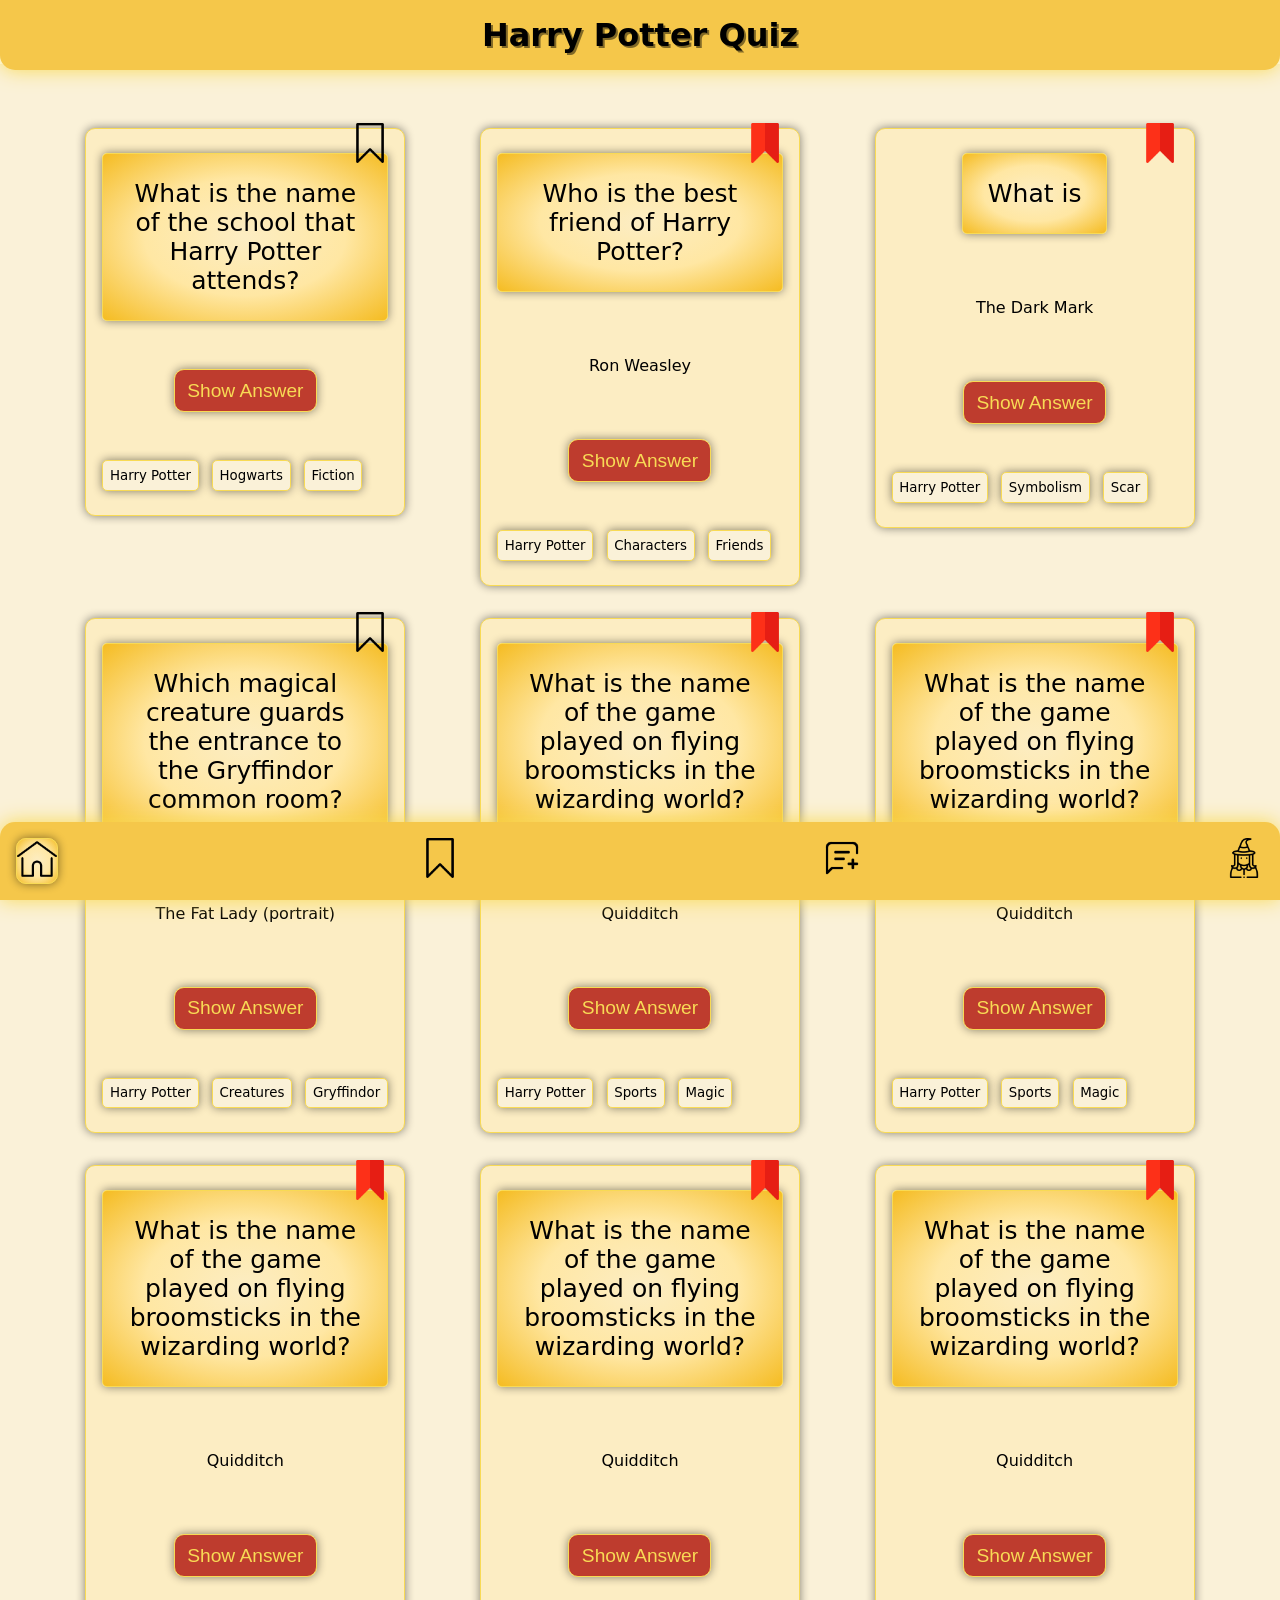
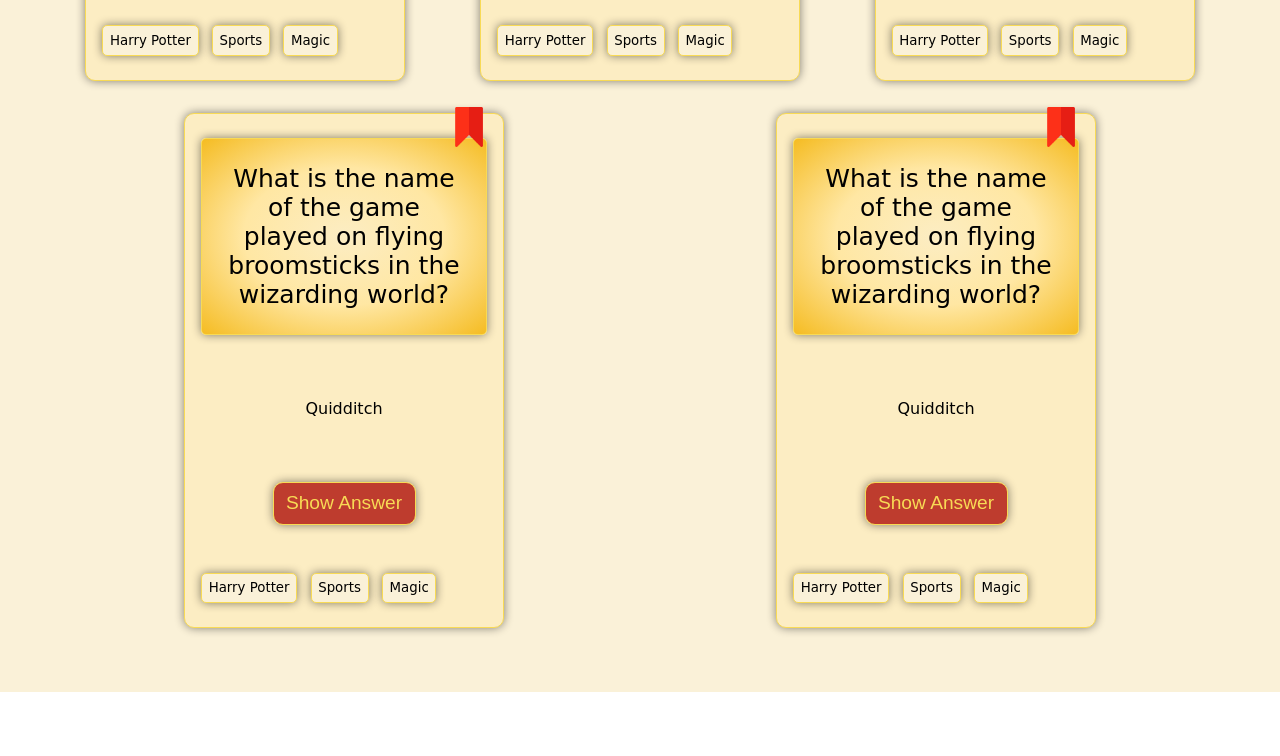
<file: index.html>
<!doctype html>
<html lang="en">
  <head>
    <meta charset="UTF-8" />
    <meta name="viewport" content="width=device-width, initial-scale=1.0" />
    <link rel="stylesheet" href="./css/styles.css" />
    <link rel="icon" href="./pics/witch.png" type="image/jpg" />
    <script src="js/index.js" defer></script>
    <title>My Harry Potter Quiz</title>
  </head>
  <body>
    <header class="my-header">
      <h1 class="my-header__title">Harry Potter Quiz</h1>
    </header>
    <main class="my-main">
      <section class="card">
        <!--Button: Bookmark-->
        <button class="card__bookmark" data-js="bookmark">
          <img
            src="./pics/bookmark-fav.png"
            alt="Bookmark"
            aria-describedby="Bookmark Symbol: unchecked"
            height="40vh"
            width="40vh"
            data-js="bookmarkIcon"
          />
        </button>

        <!--Question-->
        <p class="card__question">
          What is the name of the school that Harry Potter attends?
        </p>

        <!--Answer (hidden option)-->
        <p
          class="card__answer card__answer--hide"
          aria-describedby="Answer"
          data-js="answer"
        >
          Hogwarts School of Witchcraft and Wizardry
        </p>

        <!--Button: Show Answer / Hide Answer-->
        <button class="card__show-answer" type="button" data-js="answerbutton">
          Show Answer
        </button>
        <!--categories as tags-->

        <div class="card__tags" aria-describedby="Tags regarding the question">
          <p class="card__tag tag--1">Harry Potter</p>
          <p class="card__tag tag--2">Hogwarts</p>
          <p class="card__tag tag--3">Fiction</p>
        </div>
      </section>

      <section class="card">
        <!--Button: Bookmark-->
        <button class="card__bookmark">
          <img
            src="./pics/bookmark-checked.png"
            alt="Bookmark"
            aria-describedby="Bookmark Symbol: unchecked"
            height="40vh"
            width="40vh"
          />
        </button>

        <!--Question-->
        <p class="card__question">Who is the best friend of Harry Potter?</p>

        <!--Answer (hidden option)-->
        <p class="card__answer">Ron Weasley</p>

        <!--Button: Show Answer / Hide Answer-->
        <button class="card__show-answer" type="button">Show Answer</button>

        <!--categories as tags-->
        <div class="card__tags">
          <p class="card__tag tag-1">Harry Potter</p>
          <p class="card__tag tag-2">Characters</p>
          <p class="card__tag tag-3">Friends</p>
        </div>
      </section>

      <section class="card">
        <!--Button: Bookmark-->
        <button class="card__bookmark">
          <img
            src="./pics/bookmark-checked.png"
            alt="Bookmark"
            aria-describedby="Bookmark Symbol: unchecked"
            height="40vh"
            width="40vh"
          />
        </button>

        <!--Question-->
        <p class="card__question">
          What is
          <!--  the name of the lightning bolt-shaped scar on Harry Potter's
          forehead? -->
        </p>

        <!--Answer (hidden option)-->
        <p class="card__answer">The Dark Mark</p>

        <!--Button: Show Answer / Hide Answer-->
        <button class="card__show-answer" type="button">Show Answer</button>

        <!--categories as tags-->
        <div class="card__tags">
          <p class="card__tag tag-1">Harry Potter</p>
          <p class="card__tag tag-2">Symbolism</p>
          <p class="card__tag tag-3">Scar</p>
        </div>
      </section>

      <section class="card">
        <!--Button: Bookmark-->
        <button class="card__bookmark">
          <img
            src="./pics/bookmark-fav.png"
            alt="Bookmark"
            aria-describedby="Bookmark Symbol: unchecked"
            height="40vh"
            width="40vh"
          />
        </button>

        <!--Question-->
        <p class="card__question">
          Which magical creature guards the entrance to the Gryffindor common
          room?
        </p>

        <!--Answer (hidden option)-->
        <p class="card__answer">The Fat Lady (portrait)</p>

        <!--Button: Show Answer / Hide Answer-->
        <button class="card__show-answer" type="button">Show Answer</button>

        <!--categories as tags-->
        <div class="card__tags">
          <p class="card__tag tag-1">Harry Potter</p>
          <p class="card__tag tag-2">Creatures</p>
          <p class="card__tag tag-3">Gryffindor</p>
        </div>
      </section>

      <section class="card">
        <!--Button: Bookmark-->
        <button class="card__bookmark">
          <img
            src="./pics/bookmark-checked.png"
            alt="Bookmark"
            aria-describedby="Bookmark Symbol: unchecked"
            height="40vh"
            width="40vh"
          />
        </button>

        <!--Question-->
        <p class="card__question">
          What is the name of the game played on flying broomsticks in the
          wizarding world?
        </p>

        <!--Answer (hidden option)-->
        <p class="card__answer">Quidditch</p>

        <!--Button: Show Answer / Hide Answer-->
        <button class="card__show-answer" type="button">Show Answer</button>

        <!--categories as tags-->
        <div class="card__tags">
          <p class="card__tag tag-1">Harry Potter</p>
          <p class="card__tag tag-2">Sports</p>
          <p class="card__tag tag-3">Magic</p>
        </div>
      </section>

      <section class="card">
        <!--Button: Bookmark-->
        <button class="card__bookmark">
          <img
            src="./pics/bookmark-checked.png"
            alt="Bookmark"
            aria-describedby="Bookmark Symbol: unchecked"
            height="40vh"
            width="40vh"
          />
        </button>

        <!--Question-->
        <p class="card__question">
          What is the name of the game played on flying broomsticks in the
          wizarding world?
        </p>

        <!--Answer (hidden option)-->
        <p class="card__answer">Quidditch</p>

        <!--Button: Show Answer / Hide Answer-->
        <button class="card__show-answer" type="button">Show Answer</button>

        <!--categories as tags-->
        <div class="card__tags">
          <p class="card__tag tag-1">Harry Potter</p>
          <p class="card__tag tag-2">Sports</p>
          <p class="card__tag tag-3">Magic</p>
        </div>
      </section>

      <section class="card">
        <!--Button: Bookmark-->
        <button class="card__bookmark">
          <img
            src="./pics/bookmark-checked.png"
            alt="Bookmark"
            aria-describedby="Bookmark Symbol: unchecked"
            height="40vh"
            width="40vh"
          />
        </button>

        <!--Question-->
        <p class="card__question">
          What is the name of the game played on flying broomsticks in the
          wizarding world?
        </p>

        <!--Answer (hidden option)-->
        <p class="card__answer">Quidditch</p>

        <!--Button: Show Answer / Hide Answer-->
        <button class="card__show-answer" type="button">Show Answer</button>

        <!--categories as tags-->
        <div class="card__tags">
          <p class="card__tag tag-1">Harry Potter</p>
          <p class="card__tag tag-2">Sports</p>
          <p class="card__tag tag-3">Magic</p>
        </div>
      </section>

      <section class="card">
        <!--Button: Bookmark-->
        <button class="card__bookmark">
          <img
            src="./pics/bookmark-checked.png"
            alt="Bookmark"
            aria-describedby="Bookmark Symbol: unchecked"
            height="40vh"
            width="40vh"
          />
        </button>

        <!--Question-->
        <p class="card__question">
          What is the name of the game played on flying broomsticks in the
          wizarding world?
        </p>

        <!--Answer (hidden option)-->
        <p class="card__answer">Quidditch</p>

        <!--Button: Show Answer / Hide Answer-->
        <button class="card__show-answer" type="button">Show Answer</button>

        <!--categories as tags-->
        <div class="card__tags">
          <p class="card__tag tag-1">Harry Potter</p>
          <p class="card__tag tag-2">Sports</p>
          <p class="card__tag tag-3">Magic</p>
        </div>
      </section>

      <section class="card">
        <!--Button: Bookmark-->
        <button class="card__bookmark">
          <img
            src="./pics/bookmark-checked.png"
            alt="Bookmark"
            aria-describedby="Bookmark Symbol: unchecked"
            height="40vh"
            width="40vh"
          />
        </button>

        <!--Question-->
        <p class="card__question">
          What is the name of the game played on flying broomsticks in the
          wizarding world?
        </p>

        <!--Answer (hidden option)-->
        <p class="card__answer">Quidditch</p>

        <!--Button: Show Answer / Hide Answer-->
        <button class="card__show-answer" type="button">Show Answer</button>

        <!--categories as tags-->
        <div class="card__tags">
          <p class="card__tag tag-1">Harry Potter</p>
          <p class="card__tag tag-2">Sports</p>
          <p class="card__tag tag-3">Magic</p>
        </div>
      </section>

      <section class="card">
        <!--Button: Bookmark-->
        <button class="card__bookmark">
          <img
            src="./pics/bookmark-checked.png"
            alt="Bookmark"
            aria-describedby="Bookmark Symbol: unchecked"
            height="40vh"
            width="40vh"
          />
        </button>

        <!--Question-->
        <p class="card__question">
          What is the name of the game played on flying broomsticks in the
          wizarding world?
        </p>

        <!--Answer (hidden option)-->
        <p class="card__answer">Quidditch</p>

        <!--Button: Show Answer / Hide Answer-->
        <button class="card__show-answer" type="button">Show Answer</button>

        <!--categories as tags-->
        <div class="card__tags">
          <p class="card__tag tag-1">Harry Potter</p>
          <p class="card__tag tag-2">Sports</p>
          <p class="card__tag tag-3">Magic</p>
        </div>
      </section>

      <section class="card">
        <!--Button: Bookmark-->
        <button class="card__bookmark">
          <img
            src="./pics/bookmark-checked.png"
            alt="Bookmark"
            aria-describedby="Bookmark Symbol: unchecked"
            height="40vh"
            width="40vh"
          />
        </button>

        <!--Question-->
        <p class="card__question">
          What is the name of the game played on flying broomsticks in the
          wizarding world?
        </p>

        <!--Answer (hidden option)-->
        <p class="card__answer">Quidditch</p>

        <!--Button: Show Answer / Hide Answer-->
        <button class="card__show-answer" type="button">Show Answer</button>

        <!--categories as tags-->
        <div class="card__tags">
          <p class="card__tag tag-1">Harry Potter</p>
          <p class="card__tag tag-2">Sports</p>
          <p class="card__tag tag-3">Magic</p>
        </div>
      </section>
    </main>
    <footer>
      <nav class="navbar">
        <!-- <a class="navbar__icon" href="#home"><img src="./pics/home.png" /></a>
        <a class="navbar__icon" href="#bookmark">bookmark</a>
        <a class="navbar__icon" href="#profile">profile</a> -->
        <ul class="navbar__list">
          <li class="navbar__item navbar__item--active">
            <a href="index.html" class="navbar__icon">
              <img
                src="./pics/home.png"
                alt="Home Icon"
                width="40vd"
                aria-describedby="Navigation to Homepage"
              />
            </a>
          </li>
          <li class="navbar__item">
            <a href="bookmark.html" class="navbar__icon">
              <img
                src="./pics/bookmark-fav.png"
                alt="Bookmark Icon"
                width="40vd"
                aria-describedby="Navigation to Bookmark page"
              />
            </a>
          </li>
          <li class="navbar__item">
            <a href="form.html" class="navbar__icon">
              <img
                src="./pics/add-question.png"
                alt="Create new card Icon"
                width="40vd"
                aria-describedby="Navigation to page for Creating new cards"
              />
            </a>
          </li>
          <li class="navbar__item">
            <a href="profile.html" class="navbar__icon">
              <img
                src="./pics/witch.png"
                alt="Profile Icon"
                width="40vd"
                aria-describedby="Navigation to Profile page"
              />
            </a>
          </li>
        </ul>
      </nav>
    </footer>
  </body>
</html>
</file>
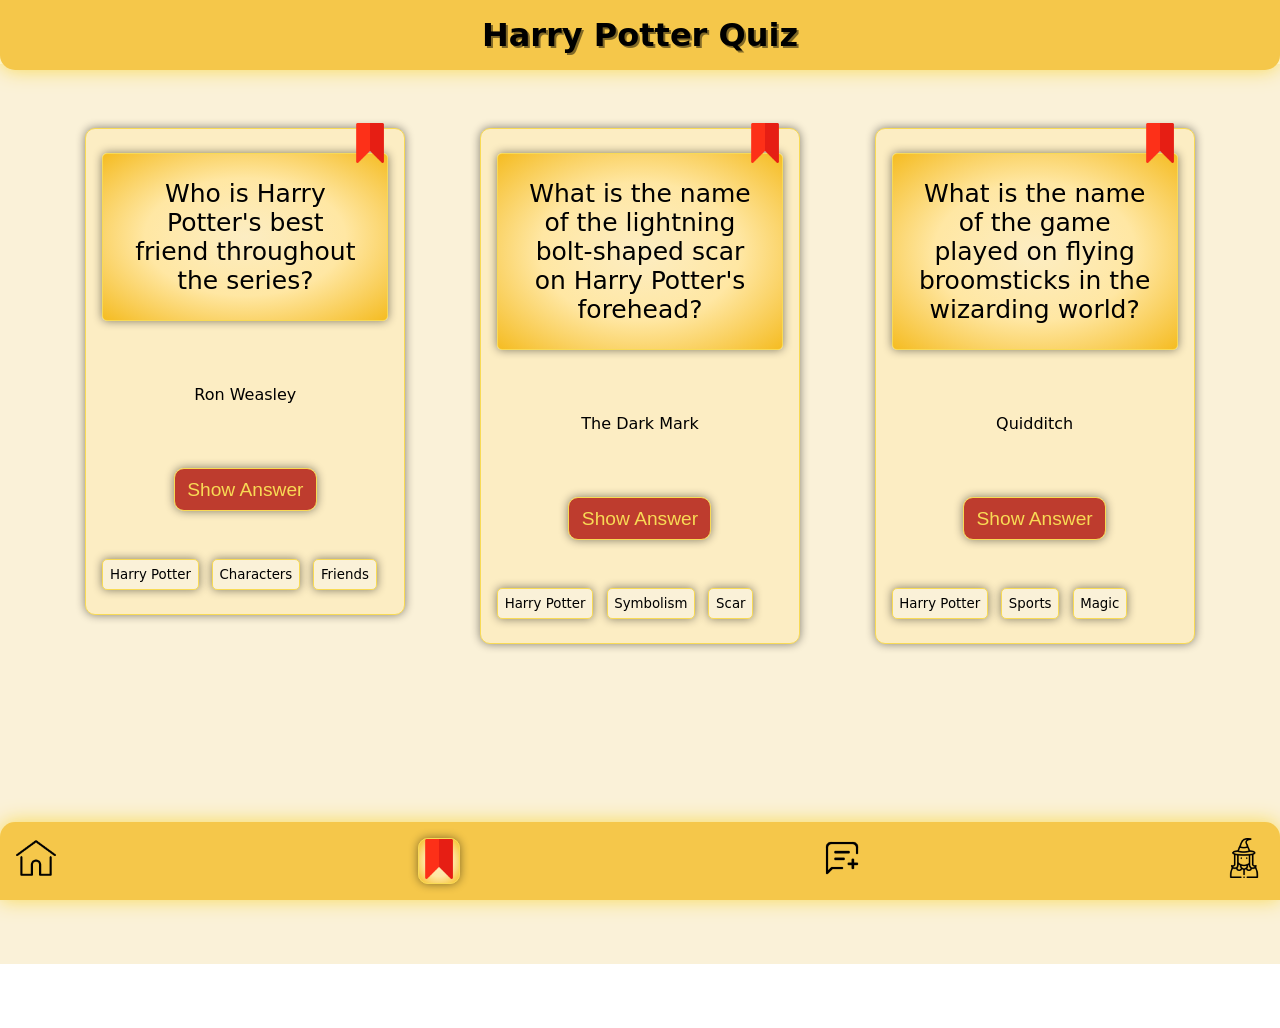
<file: bookmark.html>
<!doctype html>
<html lang="en">
  <head>
    <meta charset="UTF-8" />
    <meta name="viewport" content="width=device-width, initial-scale=1.0" />
    <link rel="stylesheet" href="./css/styles.css" />
    <link rel="icon" href="./pics/witch.png" type="image/jpg" />
    <title>Bookmark</title>
  </head>
  <body>
    <header class="my-header">
      <h1 class="my-header__title">Harry Potter Quiz</h1>
    </header>
    <main class="my-main my-main-bookmark">
      <section class="card">
        <!--Button: Bookmark-->
        <button class="card__bookmark">
          <img
            src="./pics/bookmark-checked.png"
            alt="Bookmark"
            aria-describedby="Bookmark Symbol: unchecked"
            height="40vh"
            width="40vh"
          />
        </button>
        <p class="card__question">
          Who is Harry Potter's best friend throughout the series?
        </p>

        <!--Answer (hidden option)-->
        <p class="card__answer">Ron Weasley</p>

        <!--Button: Show Answer / Hide Answer-->
        <button class="card__show-answer" type="button">Show Answer</button>

        <!--categories as tags-->
        <div class="card__tags">
          <p class="card__tag tag-1">Harry Potter</p>
          <p class="card__tag tag-2">Characters</p>
          <p class="card__tag tag-3">Friends</p>
        </div>
      </section>

      <section class="card">
        <!--Button: Bookmark-->
        <button class="card__bookmark">
          <img
            src="./pics/bookmark-checked.png"
            alt="Bookmark"
            aria-describedby="Bookmark Symbol: unchecked"
            height="40vh"
            width="40vh"
          />
        </button>
        <p class="card__question">
          What is the name of the lightning bolt-shaped scar on Harry Potter's
          forehead?
        </p>

        <!--Answer (hidden option)-->
        <p class="card__answer">The Dark Mark</p>

        <!--Button: Show Answer / Hide Answer-->
        <button class="card__show-answer" type="button">Show Answer</button>

        <!--categories as tags-->
        <div class="card__tags">
          <p class="card__tag tag-1">Harry Potter</p>
          <p class="card__tag tag-2">Symbolism</p>
          <p class="card__tag tag-3">Scar</p>
        </div>
      </section>

      <section class="card">
        <!--Button: Bookmark-->
        <button class="card__bookmark">
          <img
            src="./pics/bookmark-checked.png"
            alt="Bookmark"
            aria-describedby="Bookmark Symbol: unchecked"
            height="40vh"
            width="40vh"
          />
        </button>

        <!--Question-->
        <p class="card__question">
          What is the name of the game played on flying broomsticks in the
          wizarding world?
        </p>

        <!--Answer (hidden option)-->
        <p class="card__answer">Quidditch</p>

        <!--Button: Show Answer / Hide Answer-->
        <button class="card__show-answer" type="button">Show Answer</button>

        <!--categories as tags-->
        <div class="card__tags">
          <p class="card__tag tag-1">Harry Potter</p>
          <p class="card__tag tag-2">Sports</p>
          <p class="card__tag tag-3">Magic</p>
        </div>
      </section>
    </main>
  </body>
  <footer>
    <nav class="navbar">
      <!-- <a class="navbar__icon" href="#home"><img src="./pics/home.png" /></a>
        <a class="navbar__icon" href="#bookmark">bookmark</a>
        <a class="navbar__icon" href="#profile">profile</a> -->
      <ul class="navbar__list">
        <li class="navbar__item">
          <a href="index.html" class="navbar__icon">
            <img
              src="./pics/home.png"
              alt="Home Icon"
              width="40vd"
              aria-describedby="Navigation to Homepage"
            />
          </a>
        </li>
        <li class="navbar__item navbar__item--active">
          <a href="bookmark.html" class="navbar__icon">
            <img
              src="./pics/bookmark-checked.png"
              alt="Bookmark Icon"
              width="40vd"
              aria-describedby="Navigation to Bookmark page"
            />
          </a>
        </li>
        <li class="navbar__item">
          <a href="form.html" class="navbar__icon">
            <img
              src="./pics/add-question.png"
              alt="Create new card Icon"
              width="40vd"
              aria-describedby="Navigation to page for Creating new cards"
            />
          </a>
        </li>
        <li class="navbar__item">
          <a href="profile.html" class="navbar__icon">
            <img
              src="./pics/witch.png"
              alt="Profile Icon"
              width="40vd"
              aria-describedby="Navigation to Profile page"
            />
          </a>
        </li>
      </ul>
    </nav>
  </footer>
</html>
</file>
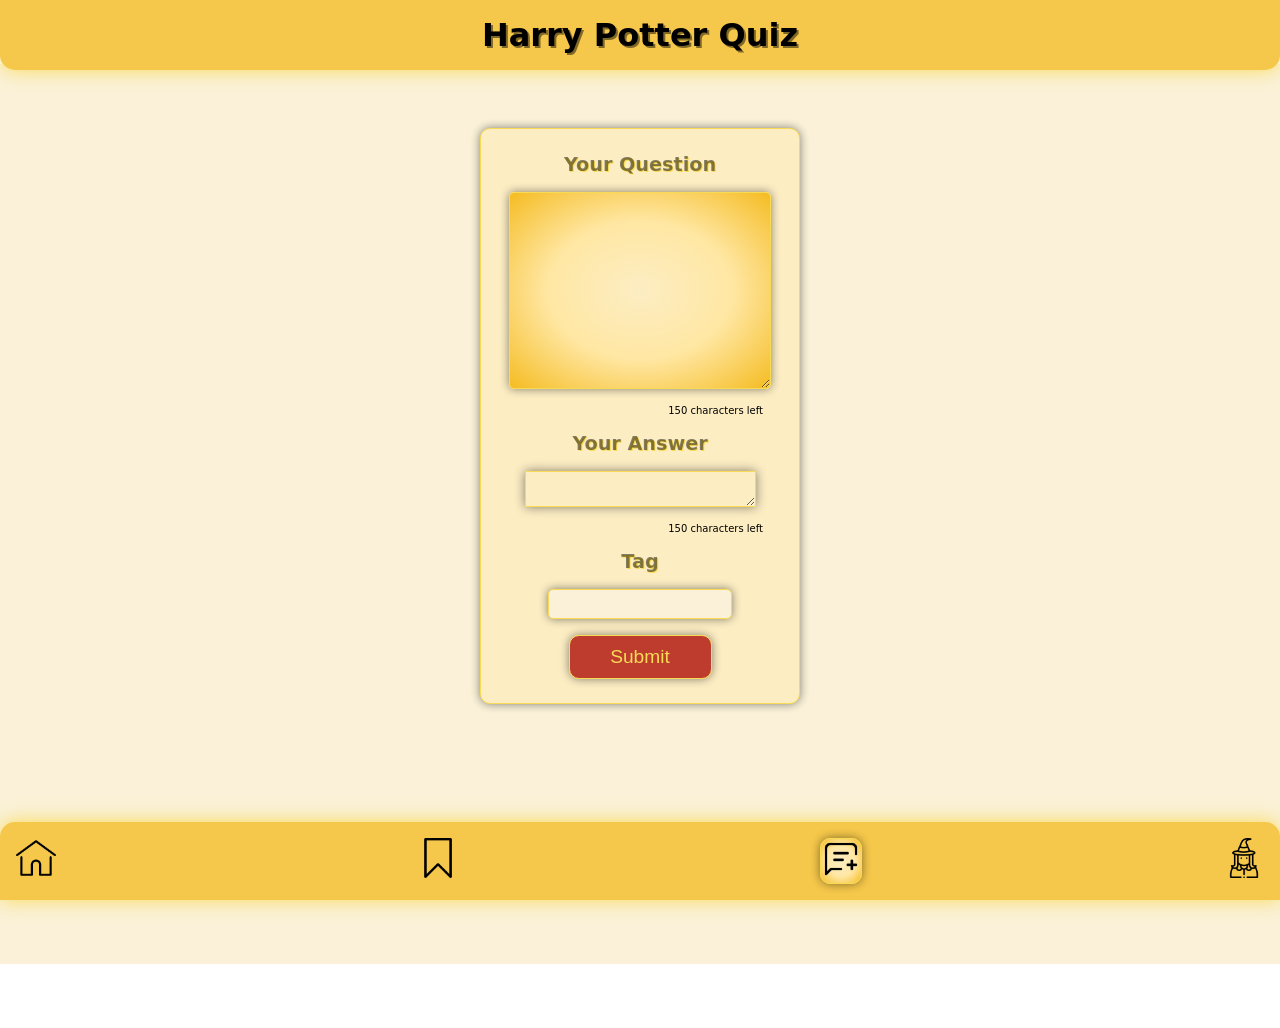
<file: form.html>
<!doctype html>
<html lang="en">
  <head>
    <meta charset="UTF-8" />
    <meta name="viewport" content="width=device-width, initial-scale=1.0" />
    <link rel="stylesheet" href="./css/styles.css" />
    <link rel="icon" href="./pics/witch.png" type="image/jpg" />
    <script src="js/form.js" defer></script>
    <title>Add new Question</title>
  </head>
  <body>
    <header class="my-header">
      <h1 class="my-header__title">Harry Potter Quiz</h1>
    </header>
    <main class="my-main" data-js="main">
      <form class="card new-card" data-js="form">
        <label for="question" class="new-card-header">Your Question</label>
        <textarea
          data-js="question"
          id="question"
          name="question"
          class="form-text card__question"
          maxlength="150"
          rows="5"
          cols="15"
        ></textarea>
        <p class="remaining-character">
          <span data-js="rem-char-quest">150</span> characters left
        </p>

        <label for="answer" class="new-card-header">Your Answer</label>
        <textarea
          data-js="answer"
          id="answer"
          name="answer"
          class="form-text card__answer"
          maxlength="150"
          cols="30"
        ></textarea>
        <p class="remaining-character">
          <span data-js="rem-char-ans">150</span> characters left
        </p>

        <label for="tag" class="new-card-header">Tag</label>
        <input type="text" name="tag" id="tag" class="card__tag" />

        <button type="submit" class="card__show-answer">Submit</button>
      </form>
    </main>
  </body>
  <footer>
    <nav class="navbar">
      <!-- <a class="navbar__icon" href="#home"><img src="./pics/home.png" /></a>
        <a class="navbar__icon" href="#bookmark">bookmark</a>
        <a class="navbar__icon" href="#profile">profile</a> -->
      <ul class="navbar__list">
        <li class="navbar__item">
          <a href="index.html" class="navbar__icon">
            <img
              src="./pics/home.png"
              alt="Home Icon"
              width="40vd"
              aria-describedby="Navigation to Homepage"
            />
          </a>
        </li>
        <li class="navbar__item">
          <a href="bookmark.html" class="navbar__icon">
            <img
              src="./pics/bookmark-fav.png"
              alt="Bookmark Icon"
              width="40vd"
              aria-describedby="Navigation to Bookmark page"
            />
          </a>
        </li>
        <li class="navbar__item navbar__item--active">
          <a href="form.html" class="navbar__icon">
            <img
              src="./pics/add-question.png"
              alt="Create new card Icon"
              width="40vd"
              aria-describedby="Navigation to page for Creating new cards"
            />
          </a>
        </li>
        <li class="navbar__item">
          <a href="profile.html" class="navbar__icon">
            <img
              src="./pics/witch.png"
              alt="Profile Icon"
              width="40vd"
              aria-describedby="Navigation to Profile page"
            />
          </a>
        </li>
      </ul>
    </nav>
  </footer>
</html>
</file>
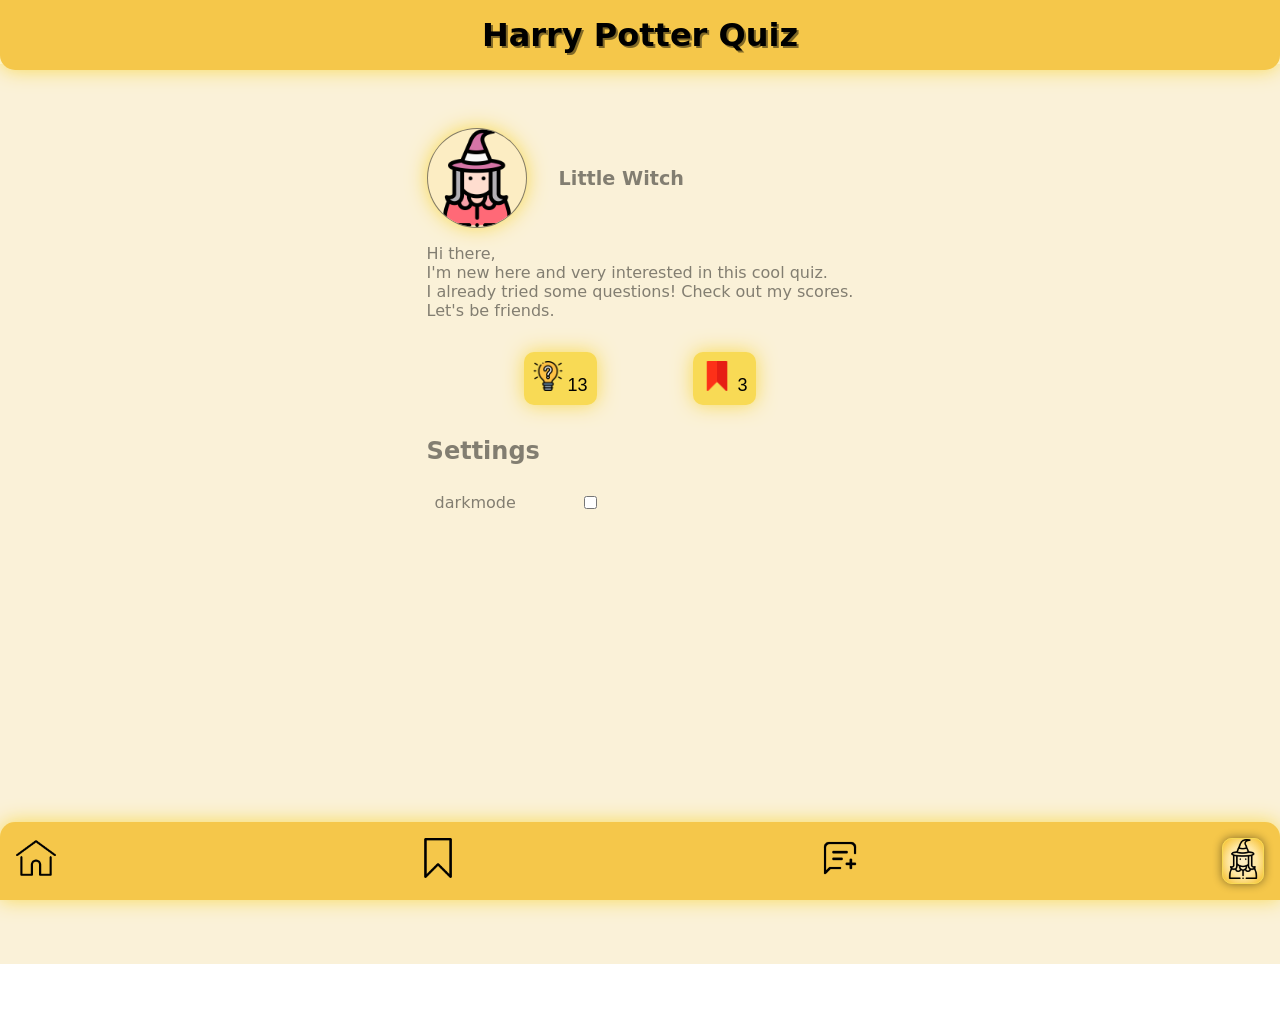
<file: profile.html>
<!doctype html>
<html lang="en">
  <head>
    <meta charset="UTF-8" />
    <meta name="viewport" content="width=device-width, initial-scale=1.0" />
    <link rel="stylesheet" href="./css/styles.css" />
    <link rel="icon" href="./pics/witch.png" type="image/jpg" />
    <script src="js/profile.js" defer></script>
    <title>Profile</title>
  </head>
  <body>
    <header class="my-header">
      <h1 class="my-header__title">Harry Potter Quiz</h1>
    </header>
    <main class="my-main" data-js="main">
      <section class="about-me">
        <div class="about-me__top" aria-describedby="profile picture and name">
          <img
            src="./pics/profile-witch.png"
            alt="my profile pic"
            width="100vw"
            class="about-me__profile-pic"
            aria-describedby="Profilepicture of a witch"
          />
          <p class="about-me__name" aria-describedby="profile name">
            Little Witch
          </p>
        </div>
        <p class="about-me__text">
          Hi there, <br />
          I'm new here and very interested in this cool quiz. <br />
          I already tried some questions! Check out my scores.
          <br />Let's be friends.
        </p>
        <div class="about-me__buttons">
          <button
            type="button"
            class="about-me__quest-but"
            aria-describedby="button that shows how many questions
          you already answered"
          >
            <img
              src="./pics/question.png"
              alt="questionsmark symbol"
              width="30vw"
            />
            13
          </button>
          <button
            type="button"
            class="about-me__bookmrk-but"
            aria-describedby="button that shows how many bookmarks
          you have"
          >
            <img
              src="./pics/bookmark-checked.png"
              alt="bookmark symbol"
              width="30vw"
            />
            3
          </button>
        </div>

        <h2>Settings</h2>
        <!-- <div class="set-darkmode">
          <p class="set-darkmode__text">darkmode</p>
          <input type="checkbox" id="darkmode-toggle" class="darkmode-toggle__input" />
          <label for="darkmode-toggle" class="darkmode-toggle__label"></label>
        </div> -->
        <div class="set-darkmode">
          <p class="set-darkmode__text">darkmode</p>
          <label for="darkmode-toggle" class="darkmode-toggle__label"></label>
          <input
            type="checkbox"
            id="darkmode-toggle"
            data-js="darkmode-toggle"
          />
        </div>
      </section>
    </main>
  </body>
  <footer>
    <nav class="navbar">
      <!-- <a class="navbar__icon" href="#home"><img src="./pics/home.png" /></a>
        <a class="navbar__icon" href="#bookmark">bookmark</a>
        <a class="navbar__icon" href="#profile">profile</a> -->
      <ul class="navbar__list">
        <li class="navbar__item">
          <a href="index.html" class="navbar__icon">
            <img
              src="./pics/home.png"
              alt="Home Icon"
              width="40vd"
              aria-describedby="Navigation to Homepage"
            />
          </a>
        </li>
        <li class="navbar__item">
          <a href="bookmark.html" class="navbar__icon">
            <img
              src="./pics/bookmark-fav.png"
              alt="Bookmark Icon"
              width="40vd"
              aria-describedby="Navigation to Bookmark page"
            />
          </a>
        </li>
        <li class="navbar__item">
          <a href="form.html" class="navbar__icon">
            <img
              src="./pics/add-question.png"
              alt="Create new card Icon"
              width="40vd"
              aria-describedby="Navigation to page for Creating new cards"
            />
          </a>
        </li>
        <li class="navbar__item navbar__item--active">
          <a href="profile.html" class="navbar__icon">
            <img
              src="./pics/witch.png"
              alt="Profile Icon"
              width="40vd"
              aria-describedby="Navigation to Profile page"
            />
          </a>
        </li>
      </ul>
    </nav>
  </footer>
</html>
</file>
<file: css/styles.css>
@import "./global.css";
@import "./header.css";
@import "./navbar.css";
@import "./main.css";
@import "./profile.css";
@import "./form.css";
</file>
